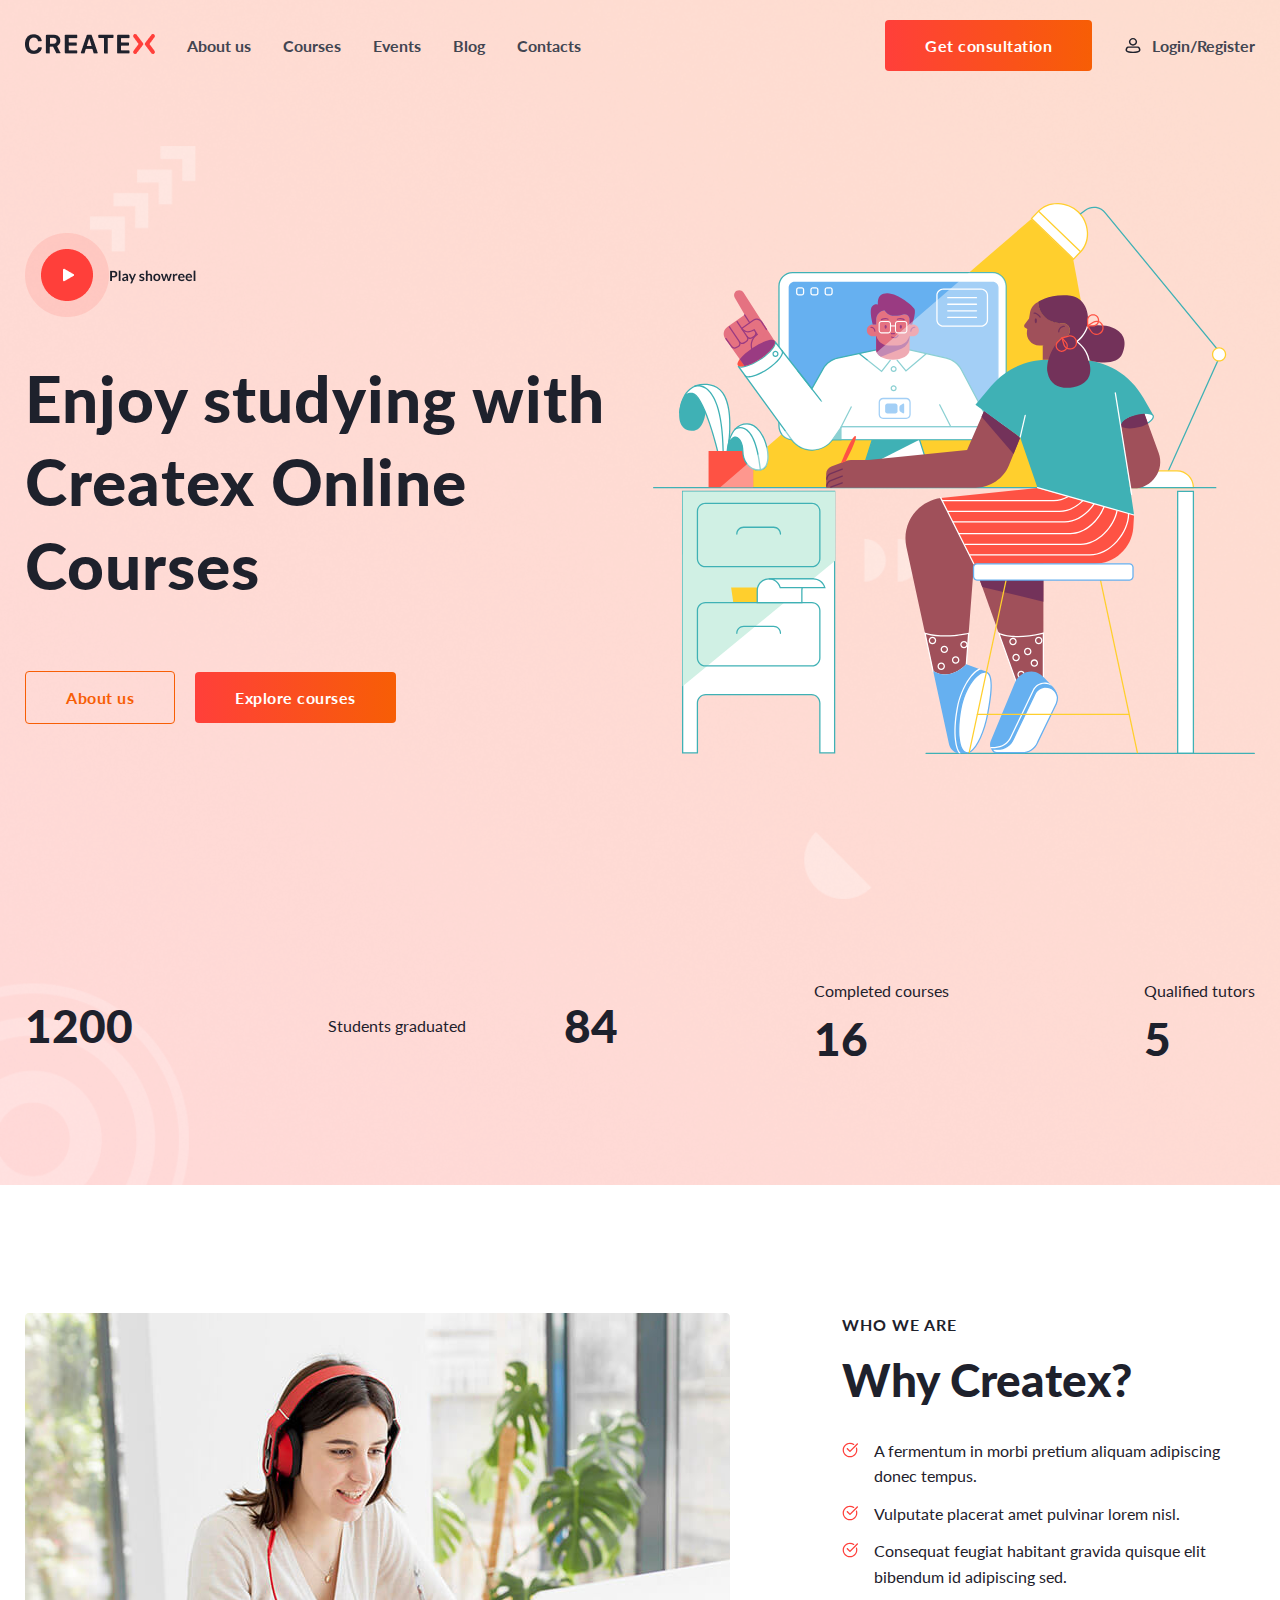
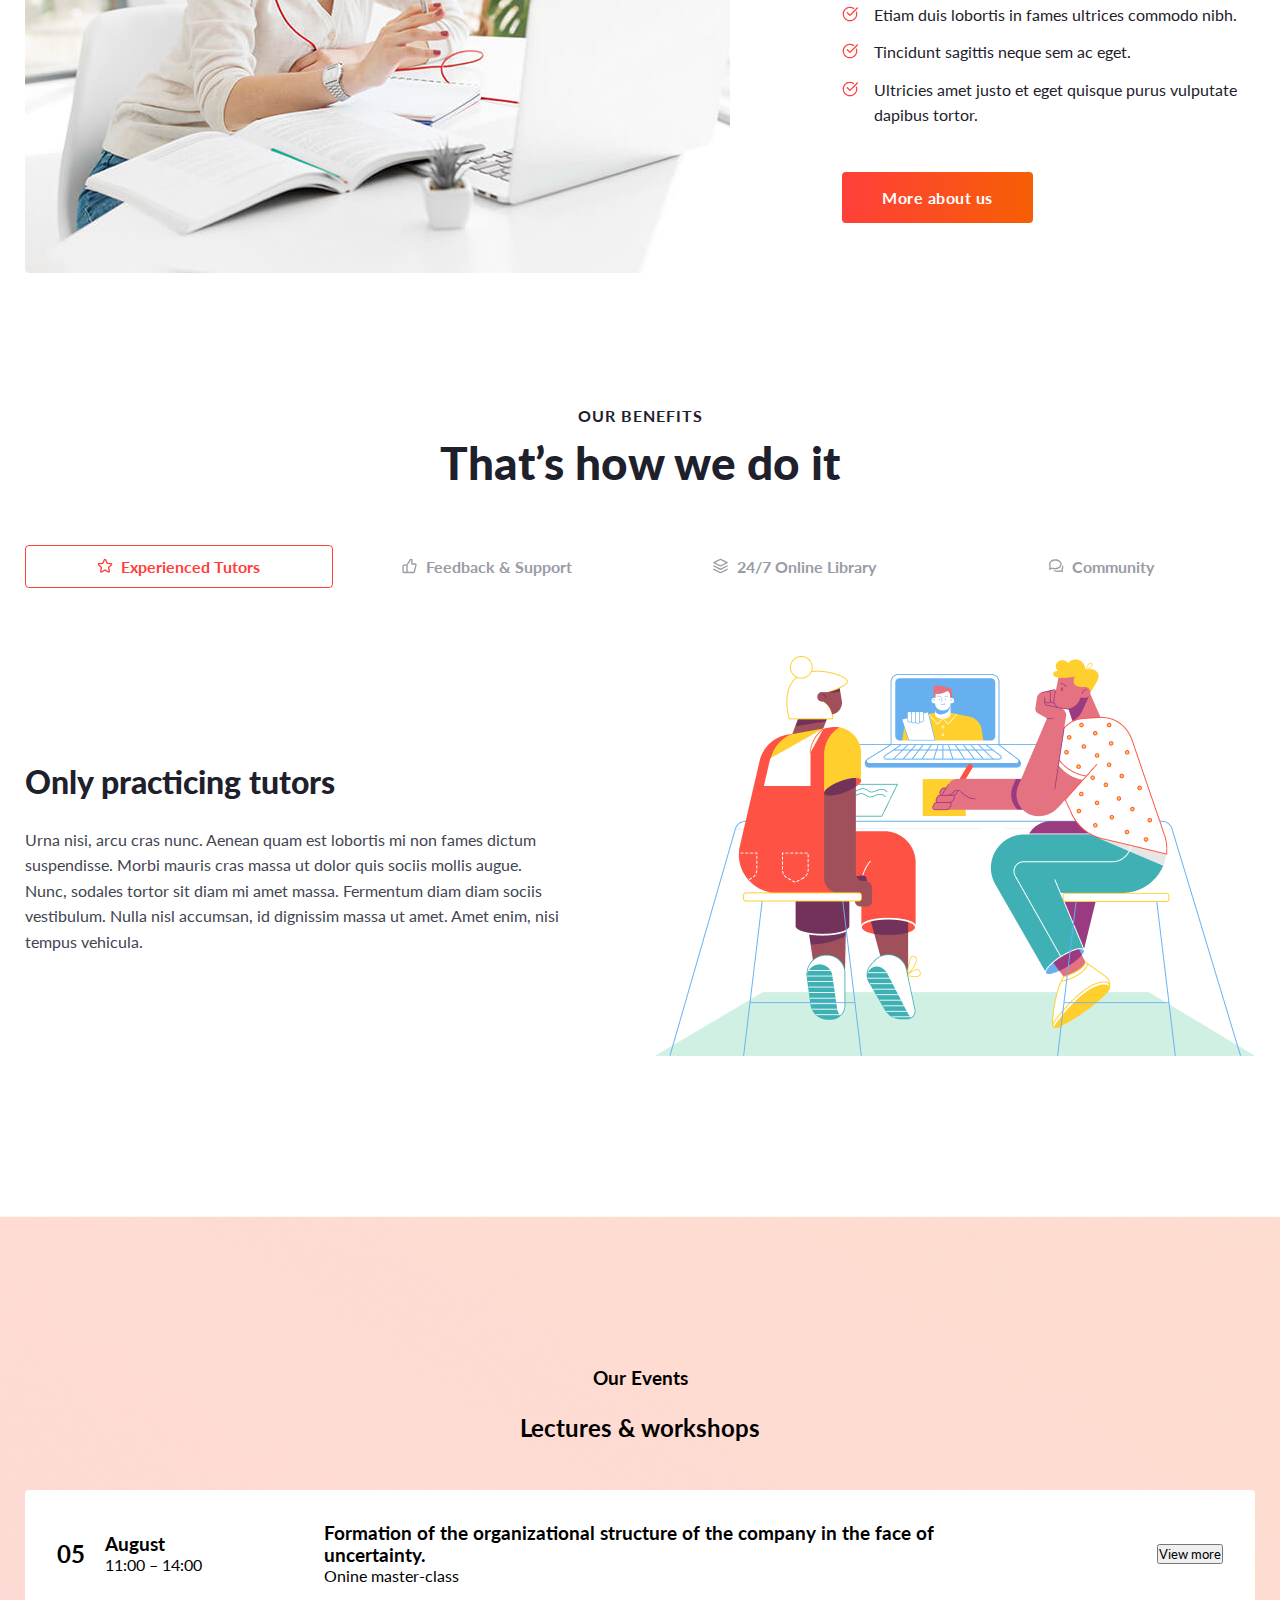
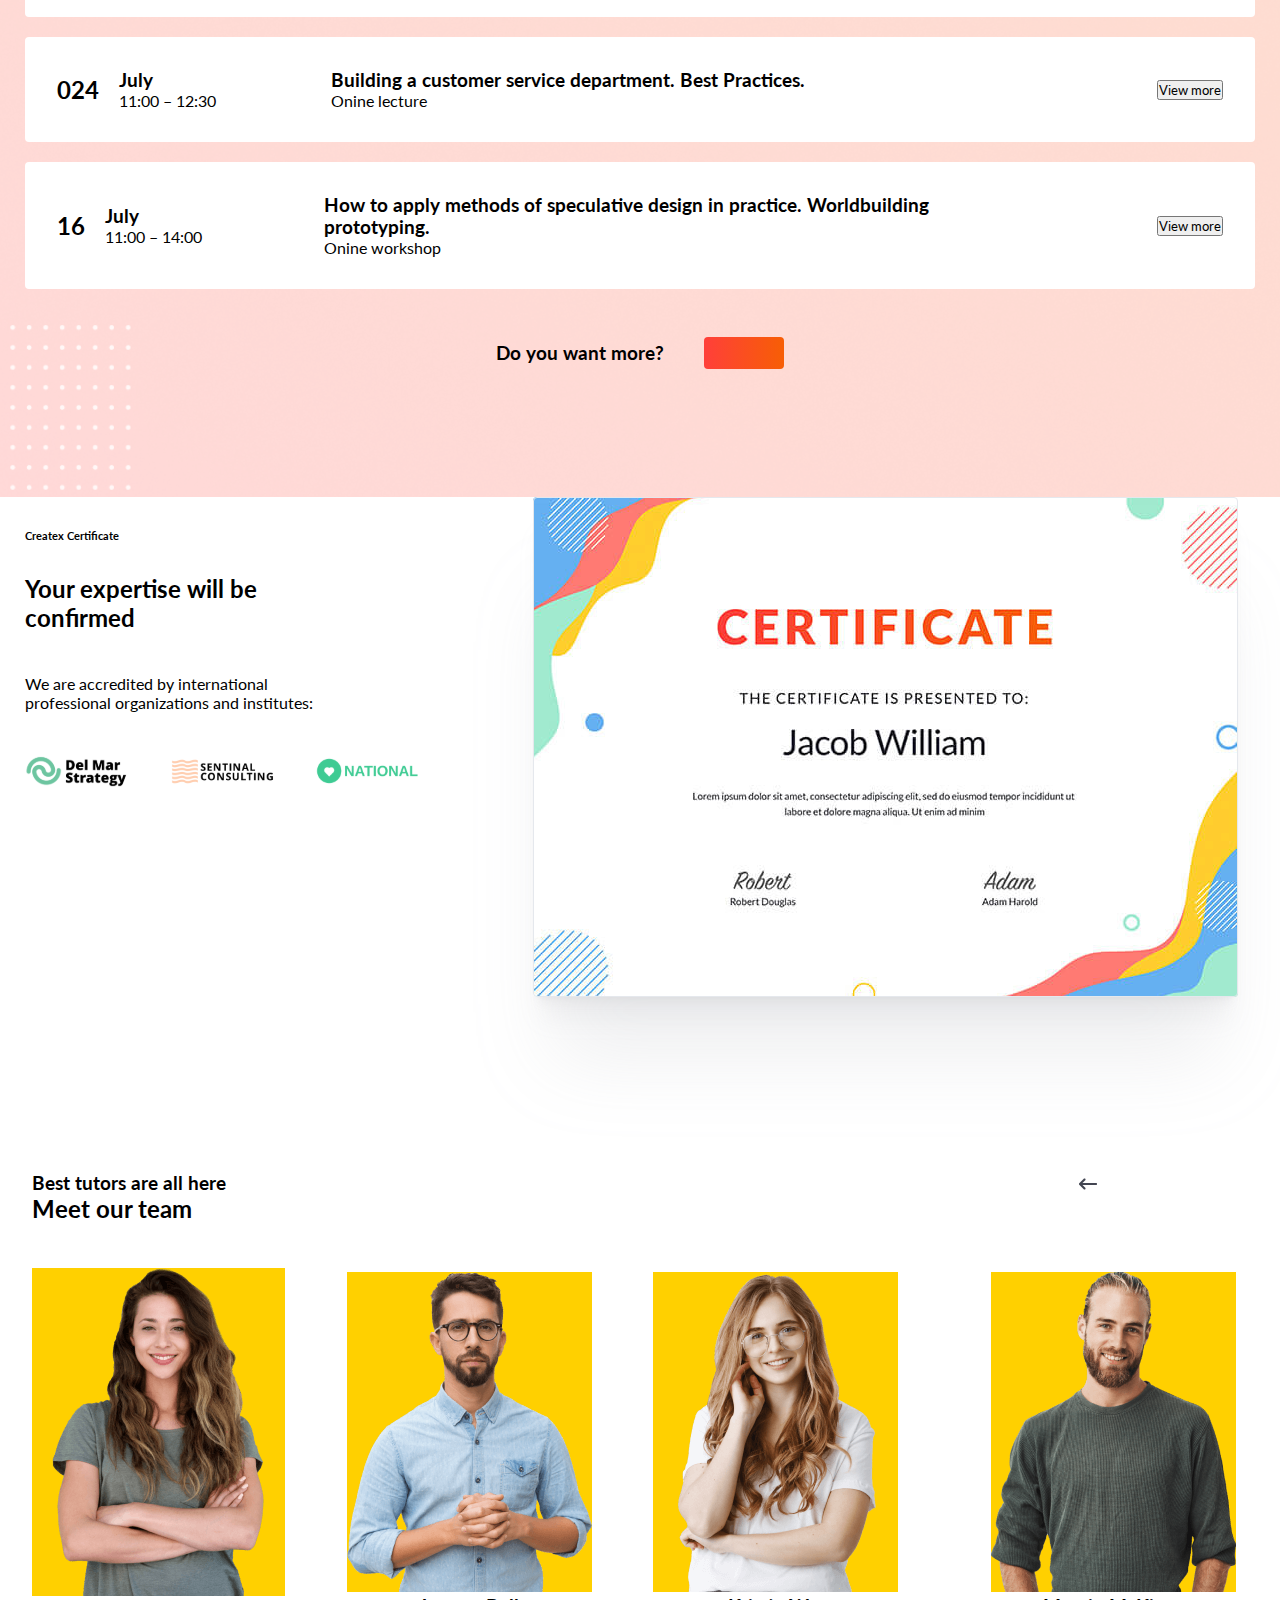
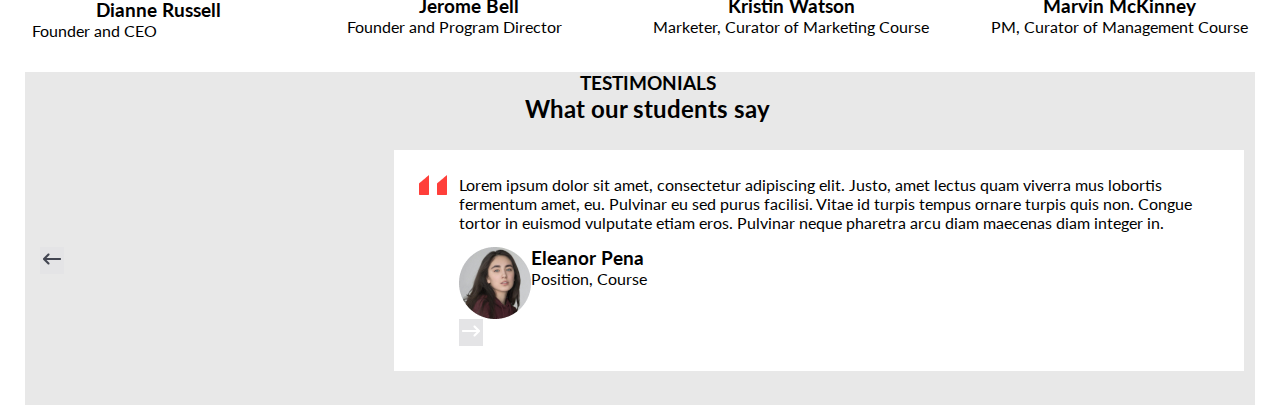
<file: index.html>
<!DOCTYPE html>
<html lang="en">
  <head>
    <title>Createx</title>
    <!-- CSS -->
    <link rel="stylesheet" href="./css/main.css" />
  </head>
  <div>
    <div class="hero">
      <!-- Header section starts -->
      <header class="header">
        <div class="container">
          <div class="header_wrapper">
            <div class="header_left">
              <a href="./index.html" class="header_logo">
                <img src="./images/logo.png" alt="" />
              </a>
              <nav class="header_navbar">
                <ul class="header_list">
                  <li class="header_item">
                    <a href="#" class="header_link">About us</a>
                  </li>
                  <li class="header_item">
                    <a href="#" class="header_link">Courses</a>
                  </li>
                  <li class="header_item">
                    <a href="#" class="header_link">Events</a>
                  </li>
                  <li class="header_item">
                    <a href="#" class="header_link">Blog</a>
                  </li>
                  <li class="header_item">
                    <a href="#" class="header_link">Contacts</a>
                  </li>
                </ul>
              </nav>
            </div>
            <div class="header_right">
              <button class="header_btn section_btn1">Get consultation</button>
              <button class="header_auth">
                <img src="./images/icons/Profile (2).svg" alt="profile" />
                Login/Register
              </button>
            </div>
          </div>
        </div>
      </header>
      <!-- Header section  ends -->

      <!-- Home section stars -->
      <section class="home">
        <div class="container">
          <div class="home_wrapper">
            <div class="home_left">
              <a href="#" class="home_play">
                <img src="./images/icons/play-video (1).png" alt="play icon" />
              </a>
              <h1 class="home_title">
                Enjoy studying with Createx Online Courses
              </h1>
              <div class="home_btns">
                <button class="home_btn2 section_btn2">About us</button>
                <button class="home_btn1 section_btn1">Explore courses</button>
              </div>
            </div>
            <div class="home_right">
              <a href="#" class="home_play">
                <img src="./images/play.svg" alt="play.svg" />
              </a>
            </div>
          </div>
        </div>
      </section>
      <!-- Home section ends -->

      <!-- Stats section starts -->
      <section class="stats">
        <div class="container">
          <div class="stats_wrapper">
            <div class="stats_item">
              <h2 class="stats_title section_title">1200</h2>
            </div>
            <span class="stats_circle"></span>
            <p class="stats_description">Students graduated</p>
            <div class="stats_item">
              <h2 class="stats_title section_title">84</h2>
            </div>
            <span class="stats_circle"></span>
            <div class="stats_item">
              <p class="stats_description">Completed courses</p>
              <h2 class="stats_title section_title">16</h2>
            </div>
            <span class="stats_circle"></span>
            <div class="stats_item">
              <p class="stats_description">Qualified tutors</p>
              <h2 class="stats_title section_title">5</h2>
            </div>
          </div>
        </div>
      </section>
    </div>
    <!-- Stats section ends -->
    <!-- About section starts -->
    <section class="about">
      <div class="container">
        <div class="about_wrapper">
          <div class="about_left">
            <img src="./images/about-image.png" alt="about-image" />
          </div>
          <div class="about_right">
            <h3 class="about_subtitle section_subtitle">Who we are</h3>
            <h2 class="about_title section_title">Why Createx?</h2>
            <ul class="about_list">
              <li class="about_item">
                <img
                  class="about_check"
                  src="./images/icons/check.svg"
                  alt="check icon"
                />
                <p class="about_text">
                  A fermentum in morbi pretium aliquam adipiscing donec tempus.
                </p>
              </li>
              <li class="about_item">
                <img
                  class="about_check"
                  src="./images/icons/check.svg"
                  alt="check icon"
                />
                <p class="about_text">
                  Vulputate placerat amet pulvinar lorem nisl.
                </p>
              </li>
              <li class="about_item">
                <img
                  class="about_check"
                  src="./images/icons/check.svg"
                  alt="check icon"
                />
                <p class="about_text">
                  Consequat feugiat habitant gravida quisque elit bibendum id
                  adipiscing sed.
                </p>
              </li>
              <li class="about_item">
                <img
                  class="about_check"
                  src="./images/icons/check.svg"
                  alt="check icon"
                />
                <p class="about_text">
                  Etiam duis lobortis in fames ultrices commodo nibh.
                </p>
              </li>
              <li class="about_item">
                <img
                  class="about_check"
                  src="./images/icons/check.svg"
                  alt="check icon"
                />
                <p class="about_text">Tincidunt sagittis neque sem ac eget.</p>
              </li>
              <li class="about_item">
                <img
                  class="about_check"
                  src="./images/icons/check.svg"
                  alt="check icon"
                />
                <p class="about_text">
                  Ultricies amet justo et eget quisque purus vulputate dapibus
                  tortor.
                </p>
              </li>
            </ul>
            <button class="about_btn section_btn1">More about us</button>
          </div>
        </div>
      </div>
    </section>
    <!-- About section ends  -->

    <!-- Benefits section starts -->
    <section class="benefits"></section>
    <div class="container">
      <div class="benefits_wrapper">
        <div class="benefits_top">
          <div class="benefits_content">
            <h3 class="benefits_subtitle section_subtitle">Our benefits</h3>
            <h2 class="benefits_title section_title">That’s how we do it</h2>
          </div>
          <ul class="benefits_tabs">
            <li class="benefits_item">
              <button class="benefits_tab active">
                <img src="./images/icons/star.svg" alt="star icon">
                Experienced Tutors
              </button>
            </li>
            <li class="benefits_item">
              <button class="benefits_tab">
                <img src="./images/icons/like.svg" alt="like icon">
                Feedback & Support
              </button>
            </li>
            <li class="benefits_item">
              <button class="benefits_tab">
                <img src="./images/icons/Layouts.svg" alt="layouts icon">
                24/7 Online Library
              </button>
            </li>
            <li class="benefits_item">
              <button class="benefits_tab">
                <img src="./images/icons/Chat.svg" alt="star icon">
                Community
              </button>
            </li>
          </ul>
        </div>
        <div class="benefits_bottom">
          <div class="benefits_bottom--left">
            <h3 class="benefits_bottom--title">Only practicing tutors</h3>
            <p class="benefits_bottom--description">
              Urna nisi, arcu cras nunc. Aenean quam est lobortis mi non fames dictum suspendisse.
               Morbi mauris cras massa ut dolor quis sociis mollis augue. Nunc, sodales tortor sit diam mi amet massa.
                Fermentum diam diam sociis vestibulum. Nulla nisl accumsan, id dignissim massa ut amet. 
                Amet enim, nisi tempus vehicula.
            </p>
          </div>
          <div class="benefits_bottom--right">
            <img src="./images/illustration.png" alt="benefits">
          </div>
        </div>
      </div>
    </div>
    <!--  Benefits section ends -->
    <!-- Events section starts -->
    <section class="events">
      <div class="container">
        <div class="events__wrapper">
          <div class="events__top">
            <h3 class="events__subtitle section__subtitle">Our Events</h3>
            <h2 class="events__title section__title">Lectures & workshops</h2>
          </div>
          <div class="events__medium">
            <div class="events__card">
              <div class="events__card--datebox">
                <h2 class="events__card--date">05</h2>
                <div class="events__card--time">
                  <h3 class="events__card--month">August</h3>
                  <p class="events__card--timeinterval">11:00 – 14:00</p>
                </div>
              </div>
              <div class="events__card--content">
                <h3 class="events__card--title">
                  Formation of the organizational structure of the company in the face of uncertainty.
                </h3>
                <p class="events__card--text">
                  Onine master-class
                </p>
              </div>
              <button class="events__card--btn section__btn2">View more</button>
            </div>
            <div class="events__card">
              <div class="events__card--datebox">
                <h2 class="events__card--date">024</h2>
                <div class="events__card--time">
                  <h3 class="events__card--month">July</h3>
                  <p class="events__card--timeinterval">11:00 – 12:30</p>
                </div>
              </div>
              <div class="events__card--content">
                <h3 class="events__card--title">
                  Building a customer service department. Best Practices.
                </h3>
                <p class="events__card--text">
                  Onine lecture
                </p>
              </div>
              <button class="events__card--btn section__btn2">View more</button>
            </div>
            <div class="events__card">
              <div class="events__card--datebox">
                <h2 class="events__card--date">16</h2>
                <div class="events__card--time">
                  <h3 class="events__card--month">July</h3>
                  <p class="events__card--timeinterval">11:00 – 14:00</p>
                </div>
              </div>
              <div class="events__card--content">
                <h3 class="events__card--title">
                 How to apply methods of speculative design in practice. Worldbuilding prototyping.
                </h3>
                <p class="events__card--text">
                 Onine workshop
                </p>
              </div>
              <button class="events__card--btn section__btn2">View more</button>
            </div>
          </div>
          <div class="events__bottom">
            <h3 class="events__bottom--title"> Do you want more?</h3>
            <button class="events__card--btn section_btn1">
            </button>
          </div>
       </div>
    </section>
    <!--  Events section ends -- -->
    <!--Createx   -->
    <section class="createx">
    <div class="container">
      <div class="certificate_wraper">
      <div class="certificate_left">
        <h6 class="certificate_title section__subtitle">Createx Certificate</h6>
        <h2 class="certificate_subtitle section__subtitle">Your expertise will be confirmed</h2>
        <p class="certificate_text section_btn">We are accredited by international professional organizations and institutes:</p>
        <img class="certificate_img section__btn" src="./images/logos.svg" alt="logos">
      </div>
      <div class="certificate_right">
        <img  src="./images/image.svg" alt="img">
      </div>
    </div>
  </div>
 </section>
 <!-- team sec -->
<section class="team">
 <div class="container">
  <div class="team_wrapper">
    <div class="team_top">
      <div class="team_text section__btn">
      <h3 class="team_subtitle">
        Best tutors are all here
      </h3>
      <h2 class="team_title">
        Meet our team
      </h2>
      </div>
      <div class="team_icons">
        <button class="icon">
          <img src="./images/icons/Left.png" alt="left">
          <img class="img" src="./images/icons/Right.png" alt="Right">
        </button>
      </div>
    </div>
    <div class="team_bottom">
      <div class="team_card">
        <img class="team_img" src="./images/team-1.png" alt="team-1">
        <h3 class="team_subtitle">Dianne Russell</h3>
        <p class="team_text">Founder and CEO</p>
      </div>
      <div class="team_card">
        <img class="team_img" src="./images/team-2.png" alt="team-2">
        <h3 class="team_subtitle">Jerome Bell</h3>
        <p class="team_text">Founder and Program Director</p>
      </div>  
      <div class="team_card">
        <img class="team_img" src="./images/team-3.png" alt="team-3">
        <h3 class="team_subtitle">Kristin Watson</h3>
        <p class="team_text">Marketer, Curator of Marketing Course</p>
      </div>  
      <div class="team_card">
        <img class="team_img" src="./images/team-4.png" alt="team-4">
        <h3 class="team_subtitle">Marvin McKinney</h3>
        <p class="team_text">PM, Curator of Management Course</p>
      </div>  
    </div>
  </div>
 </div>
</section>
  <!-- Team -->
   <!-- clients  -->
  <div class="container">
    <div class="clients_wrapper">
      <div class="clients_top">
        <h3 class="clients_title">
          TESTIMONIALS
        </h3>
        <h2 class="clients_title">
          What our students say
        </h2>
      </div>
      <div class="clients_bottom">
        <span>
          <button class="icons">
            <img src="./images/icons/Left.png" alt="left">
          </button>
        </span>
        <div class="clients_cards">
          <div class="clients_img">
           <img src="./images/braces.png" alt="braces">
          </div>
          <div class="clients_title subtitle">
           <p>
            Lorem ipsum dolor sit amet, consectetur adipiscing elit. Justo, amet lectus quam viverra mus lobortis fermentum amet, eu.
             Pulvinar eu sed purus facilisi. Vitae id turpis tempus ornare turpis quis non.
             Congue tortor in euismod vulputate etiam eros. Pulvinar neque pharetra arcu diam maecenas diam integer in.</p>
           <div class="clients_card">
             <img src="./images/image (1).png" alt="img">
            <div>
            <h3 class="clients_title">Eleanor Pena</h3>
            <p>Position, Course</p>
           </div>
        </div>
        <span>
          <button class="icons">
            <img class="img" src="./images/icons/Right.png" alt="Right">
          </button>
        </span>
      </div>  
    
        </div>
    </div>    
  
    </div>
  </div>
 </body>
</html>
</file>
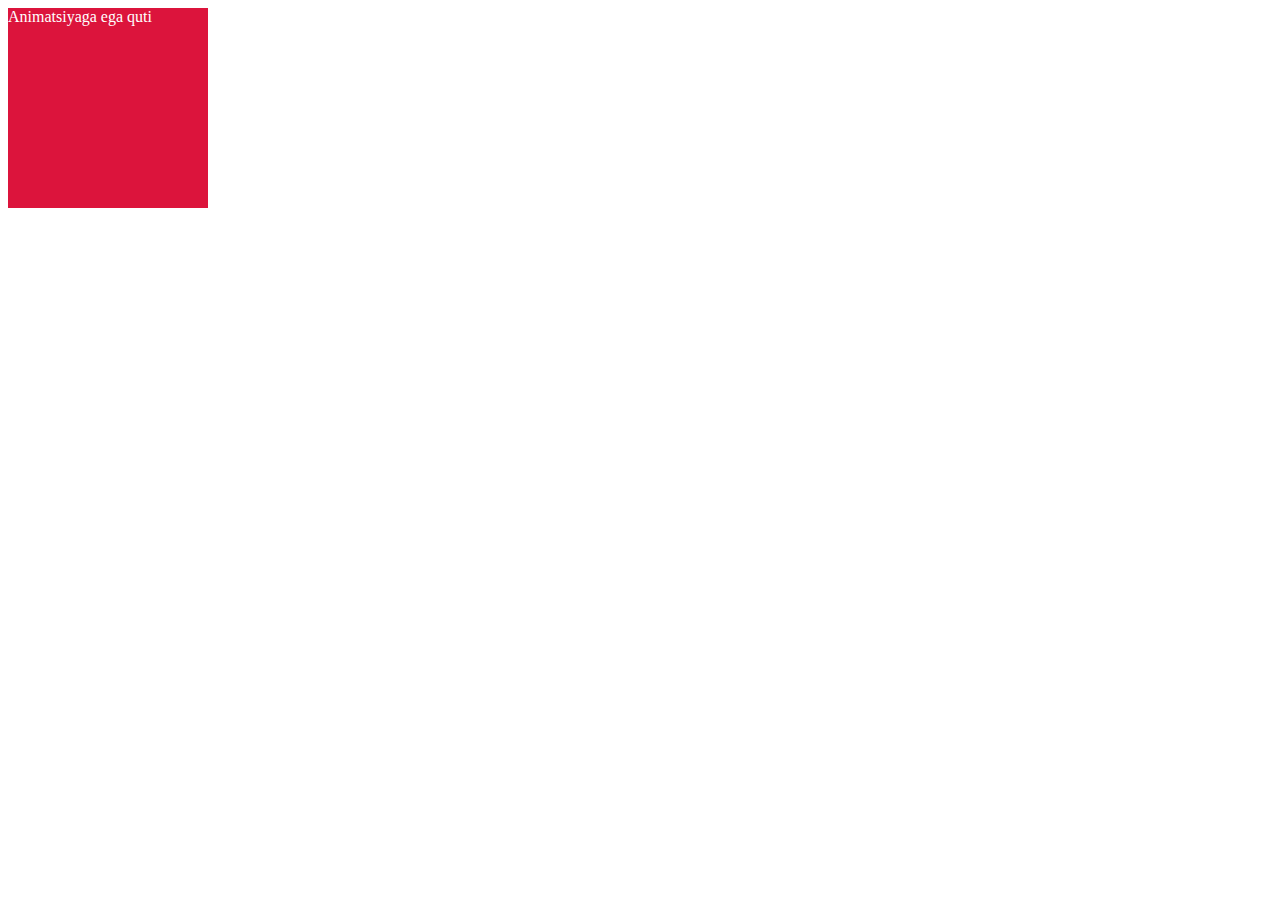
<file: css-animation.html>
<!DOCTYPE html>
<html lang="en">
<head>
    <title>css animation</title>
    <style>
        @keyframes changeBackground{
         0%{
            background-color: crimson;
            width: 200px;
            height: 200px;
         }
         25%{
            background-color: blue;
            width: 100px;
            height: 100px;
         }
         50%{
            background-color: lightblue;
            width: 300px;
            height: 300px;
         }
         75%{
            background-color: black;
            width: 200px;
            height: 200px;
         }
         100%{
            background-color: yellowgreen;
            width: 150px;
            height: 150px;
         }
        }
        .box{
            width: 200px;
            height: 200px;
            background-color: crimson;
            animation-name:changeBackground ;
            animation-duration: 12s;
            animation-iteration-count: infinite;
            animation-delay: 3600ms;
        }
        @keyframes boxMover{
            from{
                top: 0;
                left: 0;
            }
            25%{
                top: 0;
                left: 500px;
            }
            50%{
                top: 500px;
                left: 500px;
            }
            75%{
                top: 500px;
                left: 0;
            }
            to{
                top: 0;
                left: 0;
            }
        }
        .box-mover{
            width: 200px;
            height: 200px;
            background-color: crimson;
            color: white;
            position: relative;
            animation-name: boxMover;
            animation-duration: 5000ms;
            animation-iteration-count: 3;
            animation-direction:normal;
            animation-timing-function: cubic-bezier(0.075, 0.82, 0.165, 1);
        }
    </style>
</head>
<body>
    <!-- <div class="box">box element</div>  -->
    <div class="box-mover"> Animatsiyaga ega quti</div>
</body>
</html>
</file>
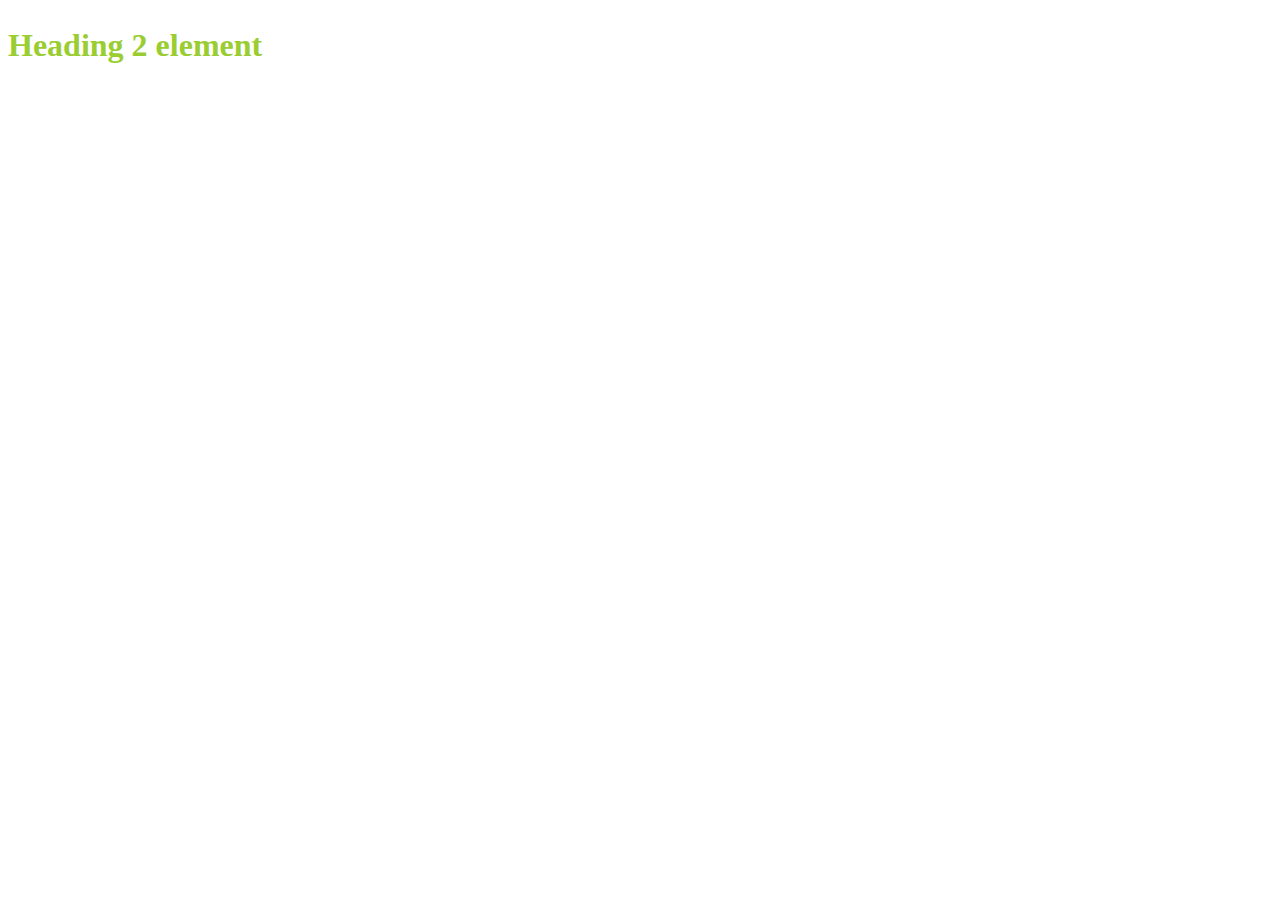
<file: selectors.html>
<!DOCTYPE html>
<html lang="en">
<head>
    <meta charset="UTF-8">
    <meta name="viewport" content="width=device-width, initial-scale=1.0">
    <title>CSS Selectors</title>
    <style>
    /* <!-- Class sel, id sel, element(tag) sel, universal --> */
    /* !important>inline styles>ID Selector>Class sel >Tag sel */
    /* css Specificity (O'ziga xoslik*/
        #heading{
            color: blue;
            font-size: 48px;
        }
        .heading2{
            color: red;
            font-size: 32px !important;
        }
        h2{
            color: yellowgreen !important;
            font-size: 24px;
        }
    </style>
</head>
<body>
    <h2 style="color:aqua" class="heading2" id="heading">Heading 2 element</h2>
    
</body>
</html>
</file>
<file: css/main.css>
/* Google fonts */
@import url("https://fonts.googleapis.com/css2?family=Lato:wght@300;400;700;900&display=swap");
/* Core styles */
* {
  font-family: "Lato", sans-serif;
  margin: 0;
  padding: 0;
  box-sizing: border-box;
  transition: all 0.3s linear;
}
ul,
ol {
  list-style-type: none;
}
a {
  text-decoration: none;
}
.container {
  max-width: 1230px;
  margin: 0 auto;
}
.section_btn1 {
  padding: 16px 40px;
  border: none;
  border-radius: 4px;
  background-image: linear-gradient(to right, #ff3f3a, #f75e05);
  font-size: 16px;
  color: #ffffff;
  font-weight: 700;
  letter-spacing: 0.5px;
}
.section_btn1:hover {
  opacity: 0.8;
}
.section_btn2 {
  background-color: transparent;
  border-radius: 4px;
  padding: 16px 40px;
  border: 1px solid #f75e05;
  font-size: 16px;
  font-weight: 700;
  letter-spacing: 0.5px;
  color: #f75e05;
  cursor: pointer;
}
.section_btn2:hover {
  background-image: linear-gradient(to right, #ff3f3a, #f75e05);
  color: #fff;
}
.section_title {
  font-size: 46px;
  line-height: 1.5;
  font-weight: 900;
  color: #1e212c;
}
.section_subtitle {
  font-size: 16px;
  font-weight: 700;
  line-height: 150%;
  letter-spacing: 1px;
  color: #1e212c;
  text-transform: uppercase;
}
/* hero background */
.hero {
  background-image: url("../images/hero-background.png");
  background-repeat: no-repeat;
  background-size: cover;
  min-height: 1080px;
}
/* Header section styles */
.header {
  padding: 20px 0;
}
.header_wrapper {
  display: flex;
  align-items: center;
  justify-content: space-between;
}
.header_left,
.header_list,
.header_right {
  display: flex;
  align-items: center;
  gap: 32px;
}
.header_auth {
  background: none;
  border: none;
  font-size: 16px;
  color: #424551;
  font-weight: 700;
  display: flex;
  align-items: center;
  gap: 10px;
  cursor: pointer;
}
.header_auth > img {
  height: 17.92px;
  width: 16.67;
}
.header_link {
  font-size: 16px;
  font-weight: 700;
  color: #424551;
}
/* Home section styles */
.home {
  padding: 112px 0;
}
.home_wrapper {
  display: flex;
  align-items: center;
  justify-content: space-between;
}
.home_play {
  display: flex;
  align-items: center;
  font-size: 14px;
  font-weight: 700;
  color: #1e212c;
}
.home_title {
  font-size: 64px;
  font-weight: 900;
  line-height: 130%;
  color: #1e212c;
  letter-spacing: 1px;
  margin: 40px 0 64px 0;
}
.home_btn2 {
  margin-right: 16px;
}
/* Stats section styles */
.stats {
  padding: 112px 0;
}
.stats_wrapper {
  display: flex;
  align-items: center;
  justify-content: space-between;
}
.stats__item {
  display: flex;
  align-items: center;
  gap: 12px;
}
.stats__circle {
  background-color: #ff3f3a;
  width: 10px;
  height: 10px;
  border-radius: 4px;
}
.stats_description {
  font-size: 16px;
  line-height: 160%;
  font-weight: 400;
  color: #1e212c;
}
/* about section styles */
.about {
  margin: 128px 0;
}
.about_wrapper {
  display: flex;
  justify-content: space-between;
  gap: 112px;
}
.about_title {
  margin: 8px 0 24px 0;
}
.about_item {
  display: flex;
  align-items: start;
  gap: 16px;
  margin-bottom: 12px;
}
.about_check {
  margin-top: 4px;
}
.about_btn {
  margin-top: 32px;
}
.about_text {
  font-size: 16px;
  line-height: 160%;
  font-weight: 400;
  color: #1e212c;
}
/* benefits section styles */
.benefits_content{
  text-align: center;
}
.benefits_tabs{
  display: flex;
  align-items: center;
  justify-content: space-between;
  margin: 48px 0;
}
.benefits_item{
  flex: 1;
  text-align: center;
  
}
.benefits_tab{
  background:none ;
  border: none;
  font-size: 16px;
  line-height: 160%;
  font-weight: 700;
  color: #9a9ca5;
  display: flex;
  align-items: center;
  justify-content: center;
  gap: 8px;
  width: 100%;
  cursor: pointer;
}
/* combined(qo'shma)selector */
.benefits_tab.active{
  border: 1px solid #ff3f3a;
  border-radius: 4px;
  padding: 8px 0;
  color: #ff3f3a;
}
.benefits_bottom{
  display: flex;
  align-items: center;
  justify-content: space-between;
  gap: 96px;
}
.benefits_bottom--title{
  font-size: 32px;
  line-height: 130%;
  font-weight: 900;
  color: #1e212c;
  margin-bottom: 24px;
}
.benefits_bottom--description{
  font-size: 16px;
  line-height: 160%;
  font-weight: 400;
  color: #424551;
}
.certificate_wraper{
  display: flex;
  justify-content: space-between;
  gap: 128px;
}
.section__subtitle{
  margin-top: 32px;
  margin-bottom: 24px;
}
.certificate_left{
  width: 320px;
}
.section_btn{
  margin-top: 42px;
  margin-bottom: 34px;
}
/* Team */
.team_bottom{
  display: flex;
  align-items: center;
  justify-content: space-between;
}
.team_title{
  margin-bottom: 45px;
}
.team_img{
  background-color: rgb(255, 208, 0);
}
.team_wrapper{
  align-items: center;
  justify-content: space-between;
}
.team{
  margin: 32px;
}
.icon{
  background-color:white;
}
.img:hover{
  background-color: red;
  height: 30px;
  border-radius: 50px;
}
.team_top{
  display: flex;
  gap: 850px;
}
.icon{
  border: none;
}
.team_subtitle{
  text-align: center;
}
/* clients */
.clients_top{
  text-align: center;
  margin-bottom: 15px;
}
.clients_wrapper{
  background-color:#e8e8e8;
  padding-inline-start: 15px;
}
.clients_bottom{
  display: flex;
  align-items: center;
  padding: 12px 0 34px 0;
}
.clients_cards{
  display: flex;
  width: 850px;
  background-color: #fff;
  padding: 25px;
}
.clients_card{
  display: flex;
}
.subtitle{
  text-align: left;
}
.icons{
  margin-right: 330px;
  background-color: #e4e4e6;
  border: none;
}
.clients_img{
  margin:0 12px 0 0;
}
.clients_card{
  margin-top: 15px;
}
/* events top  */
.events{
  padding: 256px 0 128px 0;
  background-image: url("../images/events-background.png");
  background-repeat: no-repeat;
  background-size: cover;
}
.events__top{
  text-align: center;
}
.events__medium{
  margin: 48px 0;
}
.events__bottom{
  display: flex;
  align-items: center;
  justify-content: center;
  gap: 40px;
}
.events__card{
  display: flex;
  align-items: center;
  justify-content: space-between;
  margin-bottom: 20px;
  background-color: #fff;
  border-radius: 4px;
  padding: 32px;
}.events__card:hover{
  box-shadow: 0px 4px 4px 4px #f75e05
}
.events__card--datebox{
  display: flex;
  align-items: center;
  gap: 20px;
}
.events__card--content{
  width: 712px;

}
</file>
